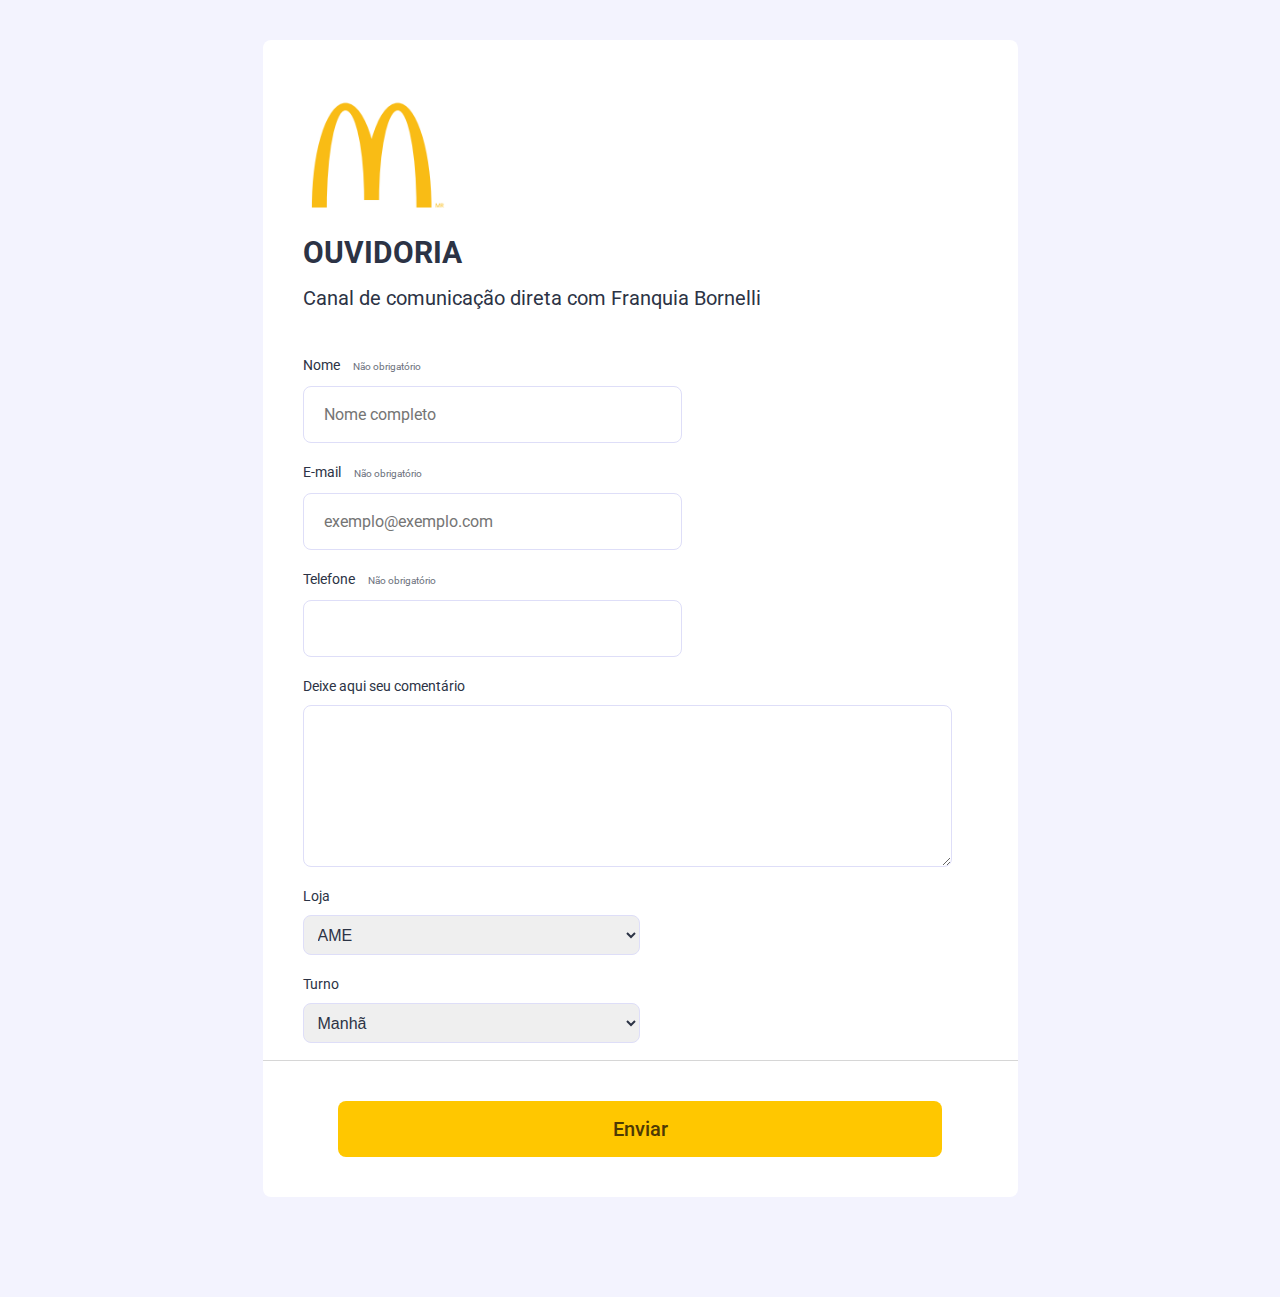
<file: index.html>
<!DOCTYPE html>
<html lang="en">
  <head>
    <meta charset="UTF-8" />
    <meta http-equiv="X-UA-Compatible" content="IE=edge" />
    <meta name="viewport" content="width=device-width, initial-scale=1.0" />
    <link rel="stylesheet" href="reset.css" />
    <link rel="stylesheet" href="style.css" />
    <title>Ouvidoria - Franquia Bornelli</title>
  </head>
  <body>
    <div class="page">
      <form
        id="mequiForm"
        action="https://formsubmit.co/fabioruhe@gmail.com"
        method="POST"
      >
        <header>
          <img src="./logo_m.png" alt="" />
        </header>
        <fieldset>
          <legend>
            <h1>Ouvidoria</h1>
            <h2>Canal de comunicação direta com Franquia Bornelli</h2>
          </legend>
          <input
            type="hidden"
            name="_next"
            value="https://ouvidoriaonline.mcdrpt.com.br/thankyou.html"
          />
          <input
            type="hidden"
            name="_subject"
            value="Nova mensagem da Ouvidoria!"
          />
          <input type="hidden" name="_cc" value="fabio.ruhe@icloud.com" />
          <div class="input-wrapper">
            <label for="Nome">Nome <span>Não obrigatório</span> </label>
            <input name="name" placeholder="Nome completo" type="text" />
          </div>
          <div class="input-wrapper">
            <label for="Email">E-mail <span>Não obrigatório</span> </label>
            <input
              type="email"
              name="email"
              placeholder="exemplo@exemplo.com"
            />
          </div>
          <div class="input-wrapper">
            <label for="Telefone">Telefone <span>Não obrigatório</span> </label>
            <input name="phone" type="tel" />
          </div>
          <div class="input-wrapper">
            <label for="text">Deixe aqui seu comentário</label>
            <textarea name="text" id="" cols="30" rows="10" required></textarea>
          </div>
          <div class="input-wrapper">
            <label for="store">Loja</label>
            <select name="store" id="" required>
              <option value="AME">AME</option>
              <option value="">AM2</option>
              <option value="">CSC</option>
              <option value="">CSD</option>
              <option value="">HOD</option>
              <option value="">HOR</option>
              <option value="">NOD</option>
              <option value="">SHS</option>
              <option value="">TIV</option>
            </select>
          </div>
          <div class="input-wrapper">
            <label for="shift">Turno</label>
            <select name="shift" id="shiftSelect" required>
              <option value="manha">Manhã</option>
              <option value="tarde">Tarde</option>
              <option value="noite">Noite</option>
              <option value="madrugada">Madrugada</option>
            </select>
          </div>
        </fieldset>
      </form>
      <footer>
        <input name="submit" type="submit" value="Enviar" form="mequiForm" />
      </footer>
    </div>
  </body>
</html>
</file>
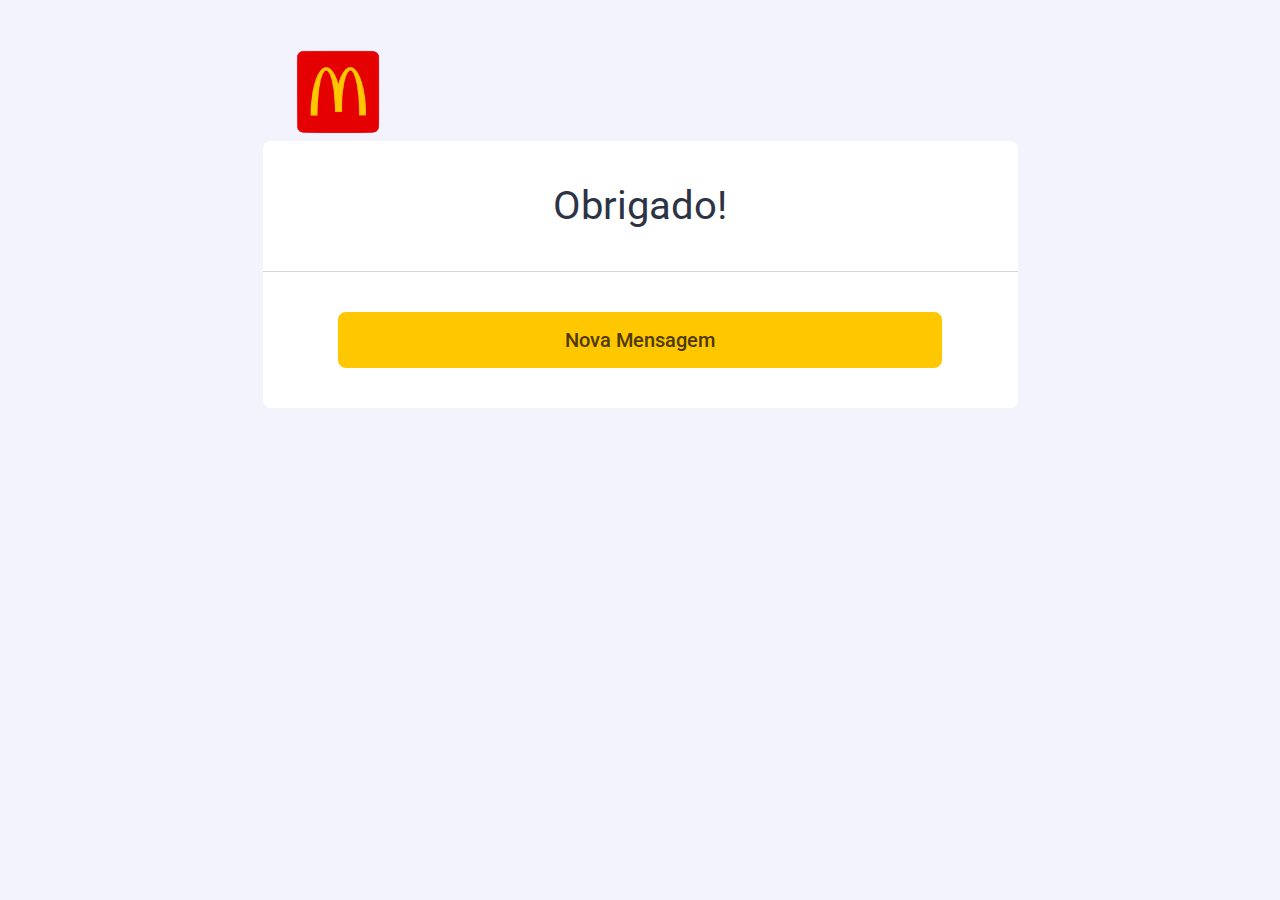
<file: thankyou.html>
<!DOCTYPE html>
<html lang="en">
  <head>
    <meta charset="UTF-8" />
    <meta http-equiv="X-UA-Compatible" content="IE=edge" />
    <meta name="viewport" content="width=device-width, initial-scale=1.0" />
    <link rel="stylesheet" href="reset.css" />
    <link rel="stylesheet" href="style.css" />
    <title>Ouvidoria - Franquia Bornelli</title>
  </head>
  <body>
    <div class="page">
      <header>
        <img src="./mcLogo.png" alt="" />
      </header>
      <div class="message">
        <h2>Obrigado!</h2>
      </div>
      <footer>
        <a class="newMessage" href="https://ouvidoriaonline.mcdrpt.com.br/"
          >Nova Mensagem</a
        >
      </footer>
    </div>
  </body>
</html>
</file>
<file: style.css>
@import url("https://fonts.googleapis.com/css2?family=Roboto:wght@400;500;700&display=swap");

:root {
  font-size: 62.5%;
}
body {
  background-color: rgb(243, 243, 254);
  color: rgb(44, 51, 69);
  font-family: "Roboto", sans-serif;
  font-weight: 400;
  font-size: 1.4rem;
  line-height: 2.4rem;
}
.page {
  width: 75.5rem;
  margin: 0 auto;
  margin-top: 4rem;
}
header {
  margin-top: 5rem;
}
header img {
  width: 15rem;
  /* margin-left: -44px; */
}
header p {
  font-size: 1.9rem;
  line-height: 2.4rem;
}
legend {
  padding: 0 0 4rem;
}
h1,
h2 {
  font-family: "Roboto", sans-serif;
}
h1 {
  font-weight: 700;
  font-size: 3rem;
  line-height: 6rem;
  text-transform: uppercase;
}
h2 {
  font-weight: 400;
  font-size: 2rem;
  line-height: 3rem;
}
form {
  display: flex;
  flex-direction: column;
  background-color: #fff;
  padding: 0 4rem;
  border-radius: 8px 8px 0px 0px;
}
.input-wrapper {
  display: flex;
  flex-direction: column;
  margin-bottom: 1.7rem;
  gap: 0.7rem;
}

input {
  width: 50%;
  padding: 20px;
  height: 1.5rem;
  font-family: "Roboto", sans-serif;
  border: 1px solid rgb(222, 222, 248);
  border-radius: 8px;
  color: rgb(44, 51, 69);
  font-size: 16px;
}
textarea {
  width: 90%;
  padding: 20px;
  height: 12rem;
  border: 1px solid rgb(222, 222, 248);
  border-radius: 8px;
  color: rgb(44, 51, 69);
  font-size: 16px;
}
select {
  width: 50%;
  height: 4rem;
  padding: 1rem;
  border: 1px solid rgb(222, 222, 248);
  color: rgb(44, 51, 69);
  border-radius: 8px;

  font-size: 1.6rem;
}

footer {
  height: 136px;
  margin-bottom: 10rem;
  display: flex;
  background-color: #fff;
  flex-direction: column;
  justify-content: center;
  align-items: center;
  border-radius: 0 0px 8px 8px;
  border-top: 1px solid #d6d6d6;
}
footer input {
  width: 80%;
  height: 5.6rem;
  display: flex;
  justify-content: center;
  background-color: #ffc700;
  font-family: "Roboto", sans-serif;
  font-style: normal;
  font-weight: 500;
  font-size: 2rem;
  line-height: 1.6rem;
  border: none;
  border-radius: 0.8rem;
  color: #4e3904;
  cursor: pointer;
  transition: 300ms linear;
}
footer input:hover {
  background-color: #c79000;
}

.message {
  display: flex;
  flex-direction: column;
  align-items: center;
  background-color: #fff;
  padding: 0 4rem;
  border-radius: 8px 8px 0px 0px;
}
.message h2 {
  padding: 5rem;
  font-size: 4rem;
  color: rgb(44, 51, 69);
}
span {
  margin-left: 1rem;
  font-size: 1rem;
  color: rgb(108, 113, 124);
}

.newMessage {
  width: 80%;
  height: 5.6rem;
  display: flex;
  justify-content: center;
  background-color: #ffc700;
  font-family: "Roboto", sans-serif;
  font-style: normal;
  font-weight: 500;
  font-size: 2rem;
  line-height: 1.6rem;
  border: none;
  border-radius: 0.8rem;
  color: #4e3904;
  cursor: pointer;
  transition: 300ms linear;
  align-items: center;
  text-decoration: none;
}
.newMessage:hover {
  background-color: #c79000;
}
textarea:focus,
input:focus {
  outline: #ffc700 solid 1px;
}
</file>
